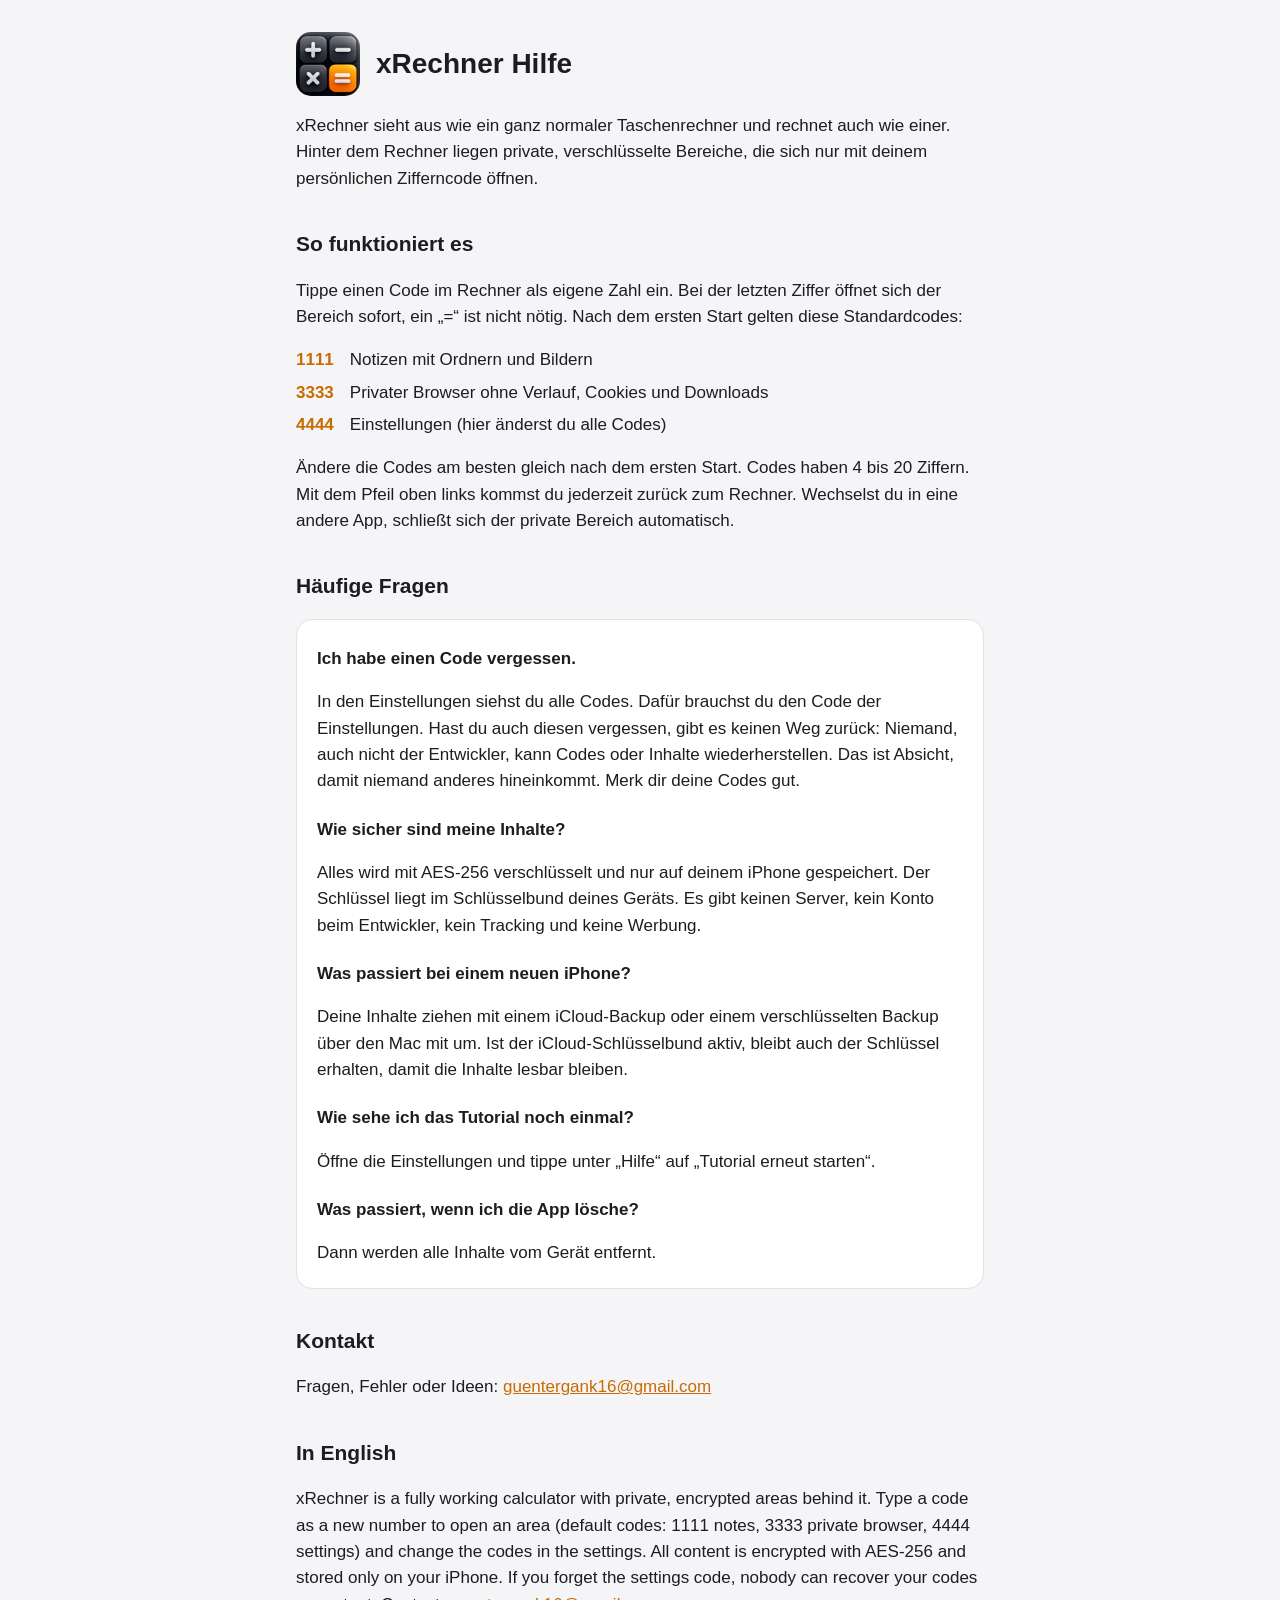
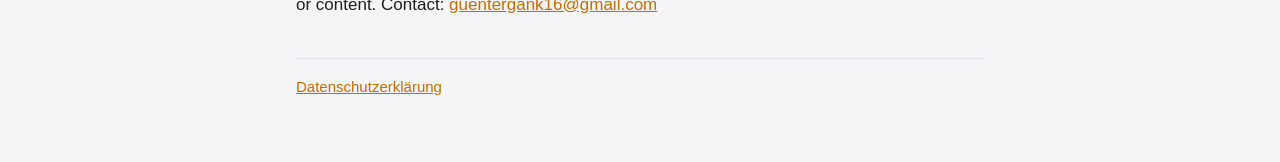
<file: index.html>
<!doctype html>
<html lang="de">
<head>
<meta charset="utf-8">
<meta name="viewport" content="width=device-width, initial-scale=1">
<title>xRechner Hilfe</title>
<link rel="stylesheet" href="style.css">
</head>
<body>
<main>
<header><img src="icon.png" alt=""><h1>xRechner Hilfe</h1></header>
<p>xRechner sieht aus wie ein ganz normaler Taschenrechner und rechnet auch wie einer. Hinter dem Rechner liegen
private, verschlüsselte Bereiche, die sich nur mit deinem persönlichen Zifferncode öffnen.</p>

<h2>So funktioniert es</h2>
<p>Tippe einen Code im Rechner als eigene Zahl ein. Bei der letzten Ziffer öffnet sich der Bereich sofort,
ein „=“ ist nicht nötig. Nach dem ersten Start gelten diese Standardcodes:</p>
<div class="codes">
<b>1111</b><span>Notizen mit Ordnern und Bildern</span>
<b>3333</b><span>Privater Browser ohne Verlauf, Cookies und Downloads</span>
<b>4444</b><span>Einstellungen (hier änderst du alle Codes)</span>
</div>
<p>Ändere die Codes am besten gleich nach dem ersten Start. Codes haben 4 bis 20 Ziffern. Mit dem Pfeil oben links
kommst du jederzeit zurück zum Rechner. Wechselst du in eine andere App, schließt sich der private Bereich automatisch.</p>

<h2>Häufige Fragen</h2>
<div class="card">
<h3>Ich habe einen Code vergessen.</h3>
<p>In den Einstellungen siehst du alle Codes. Dafür brauchst du den Code der Einstellungen. Hast du auch diesen
vergessen, gibt es keinen Weg zurück: Niemand, auch nicht der Entwickler, kann Codes oder Inhalte wiederherstellen.
Das ist Absicht, damit niemand anderes hineinkommt. Merk dir deine Codes gut.</p>
<h3>Wie sicher sind meine Inhalte?</h3>
<p>Alles wird mit AES-256 verschlüsselt und nur auf deinem iPhone gespeichert. Der Schlüssel liegt im Schlüsselbund
deines Geräts. Es gibt keinen Server, kein Konto beim Entwickler, kein Tracking und keine Werbung.</p>
<h3>Was passiert bei einem neuen iPhone?</h3>
<p>Deine Inhalte ziehen mit einem iCloud-Backup oder einem verschlüsselten Backup über den Mac mit um. Ist der
iCloud-Schlüsselbund aktiv, bleibt auch der Schlüssel erhalten, damit die Inhalte lesbar bleiben.</p>
<h3>Wie sehe ich das Tutorial noch einmal?</h3>
<p>Öffne die Einstellungen und tippe unter „Hilfe“ auf „Tutorial erneut starten“.</p>
<h3>Was passiert, wenn ich die App lösche?</h3>
<p>Dann werden alle Inhalte vom Gerät entfernt.</p>
</div>

<h2>Kontakt</h2>
<p>Fragen, Fehler oder Ideen: <a href="mailto:guentergank16@gmail.com">guentergank16@gmail.com</a></p>

<h2 lang="en">In English</h2>
<p lang="en">xRechner is a fully working calculator with private, encrypted areas behind it. Type a code as a new
number to open an area (default codes: 1111 notes, 3333 private browser, 4444 settings) and change
the codes in the settings. All content is encrypted with AES-256 and stored only on your iPhone. If you forget the
settings code, nobody can recover your codes or content. Contact: <a href="mailto:guentergank16@gmail.com">guentergank16@gmail.com</a></p>

<nav><a href="datenschutz.html">Datenschutzerklärung</a></nav>
</main>
</body>
</html>
</file>
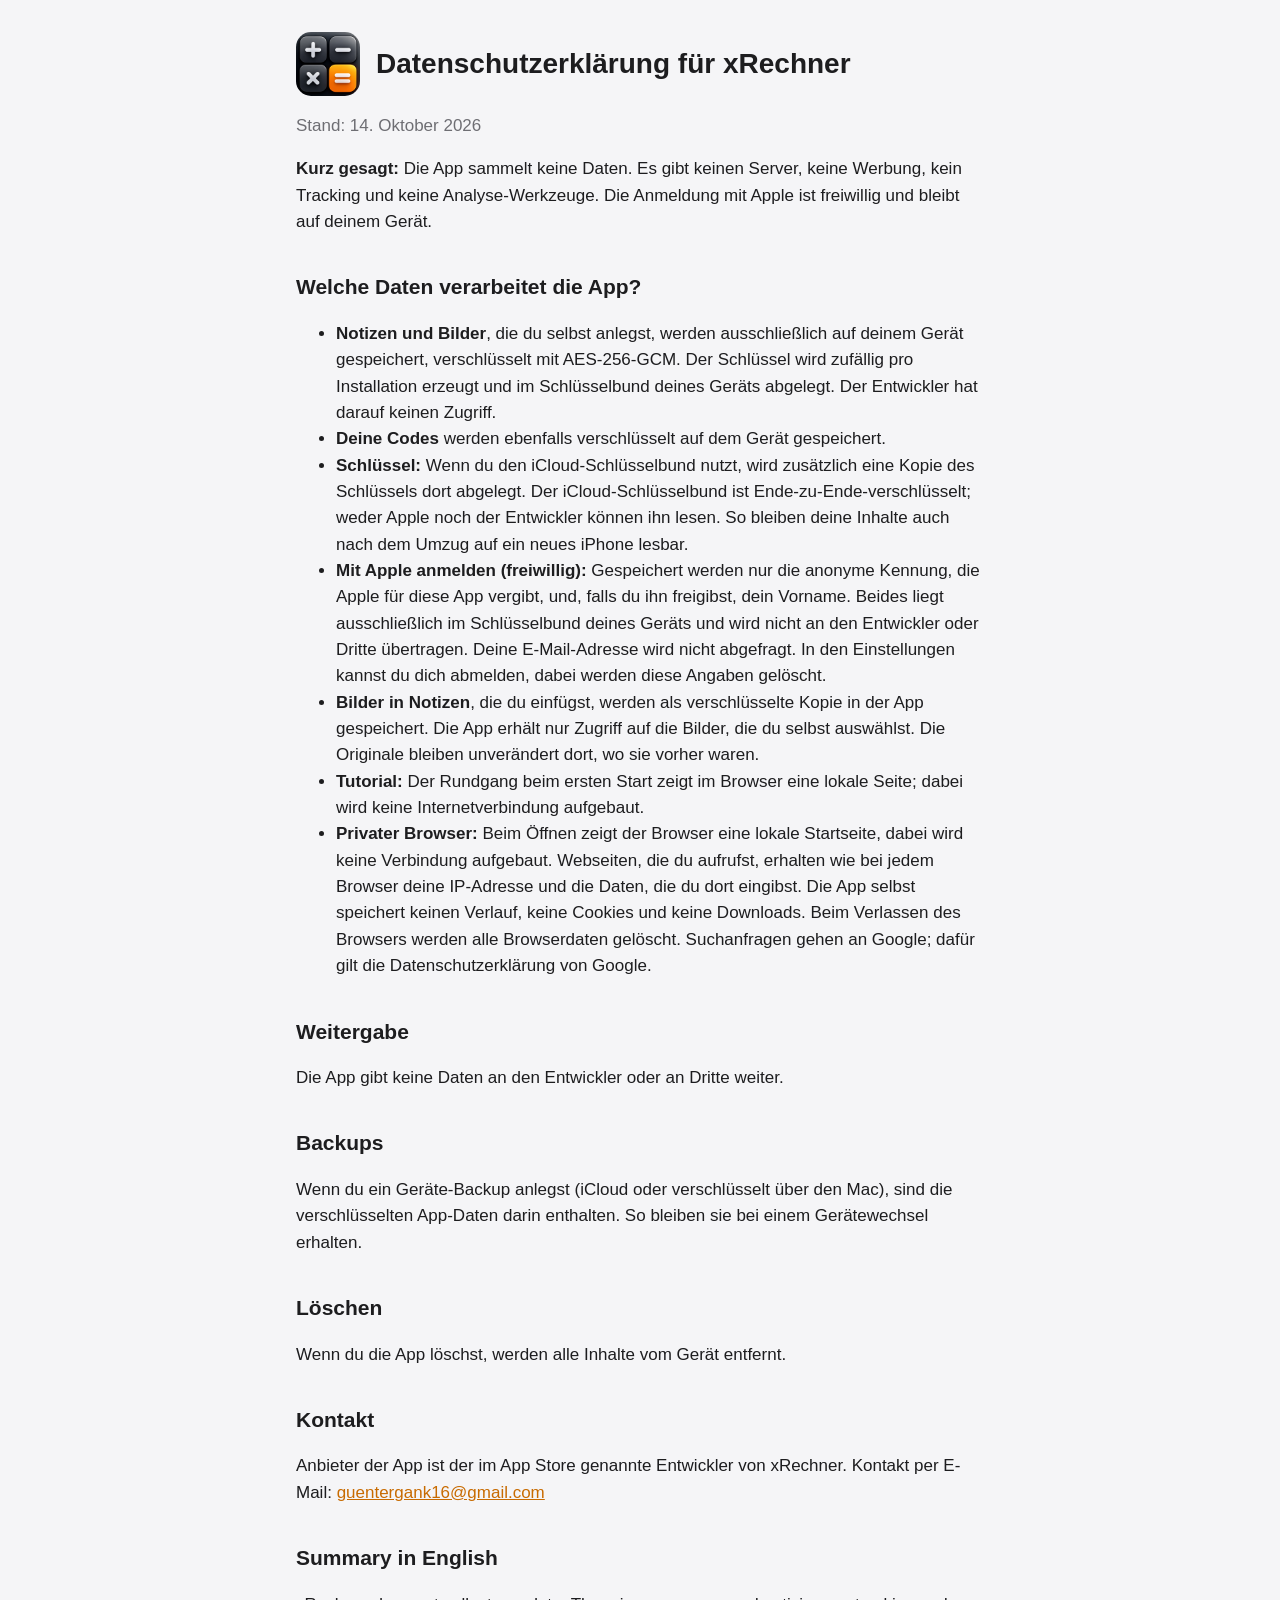
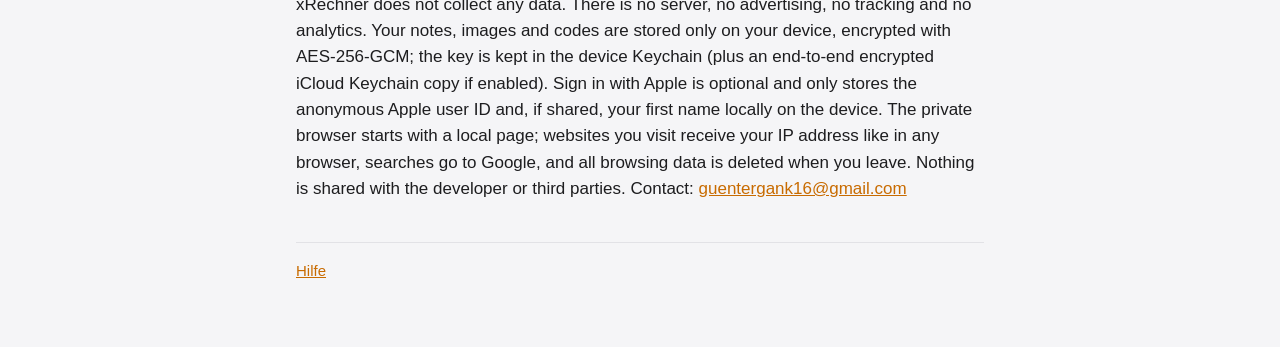
<file: datenschutz.html>
<!doctype html>
<html lang="de">
<head>
<meta charset="utf-8">
<meta name="viewport" content="width=device-width, initial-scale=1">
<title>xRechner Datenschutz</title>
<link rel="stylesheet" href="style.css">
</head>
<body>
<main>
<header><img src="icon.png" alt=""><h1>Datenschutzerklärung für xRechner</h1></header>
<p class="stand">Stand: 14. Oktober 2026</p>
<p><b>Kurz gesagt:</b> Die App sammelt keine Daten. Es gibt keinen Server, keine Werbung, kein Tracking und keine
Analyse-Werkzeuge. Die Anmeldung mit Apple ist freiwillig und bleibt auf deinem Gerät.</p>

<h2>Welche Daten verarbeitet die App?</h2>
<ul>
<li><b>Notizen und Bilder</b>, die du selbst anlegst, werden ausschließlich auf deinem Gerät gespeichert,
verschlüsselt mit AES-256-GCM. Der Schlüssel wird zufällig pro Installation erzeugt und im Schlüsselbund deines
Geräts abgelegt. Der Entwickler hat darauf keinen Zugriff.</li>
<li><b>Deine Codes</b> werden ebenfalls verschlüsselt auf dem Gerät gespeichert.</li>
<li><b>Schlüssel:</b> Wenn du den iCloud-Schlüsselbund nutzt, wird zusätzlich eine Kopie des Schlüssels dort abgelegt.
Der iCloud-Schlüsselbund ist Ende-zu-Ende-verschlüsselt; weder Apple noch der Entwickler können ihn lesen. So bleiben
deine Inhalte auch nach dem Umzug auf ein neues iPhone lesbar.</li>
<li><b>Mit Apple anmelden (freiwillig):</b> Gespeichert werden nur die anonyme Kennung, die Apple für diese App
vergibt, und, falls du ihn freigibst, dein Vorname. Beides liegt ausschließlich im Schlüsselbund deines Geräts und wird
nicht an den Entwickler oder Dritte übertragen. Deine E-Mail-Adresse wird nicht abgefragt. In den Einstellungen kannst
du dich abmelden, dabei werden diese Angaben gelöscht.</li>
<li><b>Bilder in Notizen</b>, die du einfügst, werden als verschlüsselte Kopie in der App gespeichert. Die App erhält
nur Zugriff auf die Bilder, die du selbst auswählst. Die Originale bleiben unverändert dort, wo sie vorher waren.</li>
<li><b>Tutorial:</b> Der Rundgang beim ersten Start zeigt im Browser eine lokale Seite; dabei wird keine
Internetverbindung aufgebaut.</li>
<li><b>Privater Browser:</b> Beim Öffnen zeigt der Browser eine lokale Startseite, dabei wird keine Verbindung
aufgebaut. Webseiten, die du aufrufst, erhalten wie bei jedem Browser deine IP-Adresse und die Daten, die du dort
eingibst. Die App selbst speichert keinen Verlauf, keine Cookies und keine Downloads. Beim Verlassen des Browsers
werden alle Browserdaten gelöscht. Suchanfragen gehen an Google; dafür gilt die Datenschutzerklärung von Google.</li>
</ul>

<h2>Weitergabe</h2>
<p>Die App gibt keine Daten an den Entwickler oder an Dritte weiter.</p>

<h2>Backups</h2>
<p>Wenn du ein Geräte-Backup anlegst (iCloud oder verschlüsselt über den Mac), sind die verschlüsselten App-Daten darin
enthalten. So bleiben sie bei einem Gerätewechsel erhalten.</p>

<h2>Löschen</h2>
<p>Wenn du die App löschst, werden alle Inhalte vom Gerät entfernt.</p>

<h2>Kontakt</h2>
<p>Anbieter der App ist der im App Store genannte Entwickler von xRechner. Kontakt per E-Mail: <a href="mailto:guentergank16@gmail.com">guentergank16@gmail.com</a></p>

<h2 lang="en">Summary in English</h2>
<p lang="en">xRechner does not collect any data. There is no server, no advertising, no tracking and no analytics.
Your notes, images and codes are stored only on your device, encrypted with AES-256-GCM; the key is kept in the
device Keychain (plus an end-to-end encrypted iCloud Keychain copy if enabled). Sign in with Apple is optional and
only stores the anonymous Apple user ID and, if shared, your first name locally on the device. The private browser
starts with a local page; websites you visit receive your IP address like in any browser, searches go to Google, and
all browsing data is deleted when you leave. Nothing is shared with the developer or third parties.
Contact: <a href="mailto:guentergank16@gmail.com">guentergank16@gmail.com</a></p>

<nav><a href="index.html">Hilfe</a></nav>
</main>
</body>
</html>
</file>
<file: style.css>
:root { --bg: #0b0b0d; --card: #17171a; --text: #f2f2f2; --muted: #a1a1a6; --accent: #ff9500; --line: #2a2a2e; }
@media (prefers-color-scheme: light) {
  :root { --bg: #f5f5f7; --card: #ffffff; --text: #1d1d1f; --muted: #6e6e73; --accent: #c86b00; --line: #e2e2e6; }
}
* { box-sizing: border-box; }
body { margin: 0; background: var(--bg); color: var(--text);
  font: 17px/1.55 -apple-system, BlinkMacSystemFont, "Segoe UI", Roboto, Helvetica, Arial, sans-serif; }
main { max-width: 720px; margin: 0 auto; padding: 32px 16px 64px; }
header { display: flex; align-items: center; gap: 16px; margin-bottom: 8px; }
header img { width: 64px; height: 64px; border-radius: 15px; }
h1 { font-size: 28px; line-height: 1.2; margin: 0; min-width: 0; -webkit-hyphens: auto; hyphens: auto; overflow-wrap: anywhere; }
h2 { font-size: 21px; margin: 36px 0 8px; }
h3 { font-size: 17px; margin: 22px 0 4px; }
p, li { color: var(--text); }
.muted, .stand { color: var(--muted); }
.card { background: var(--card); border: 1px solid var(--line); border-radius: 16px; padding: 4px 20px; margin: 16px 0; }
.codes { display: grid; grid-template-columns: auto 1fr; gap: 6px 16px; margin: 12px 0; }
.codes b { color: var(--accent); font-variant-numeric: tabular-nums; }
a { color: var(--accent); }
nav { margin-top: 40px; padding-top: 16px; border-top: 1px solid var(--line); color: var(--muted); font-size: 15px; }
</file>
